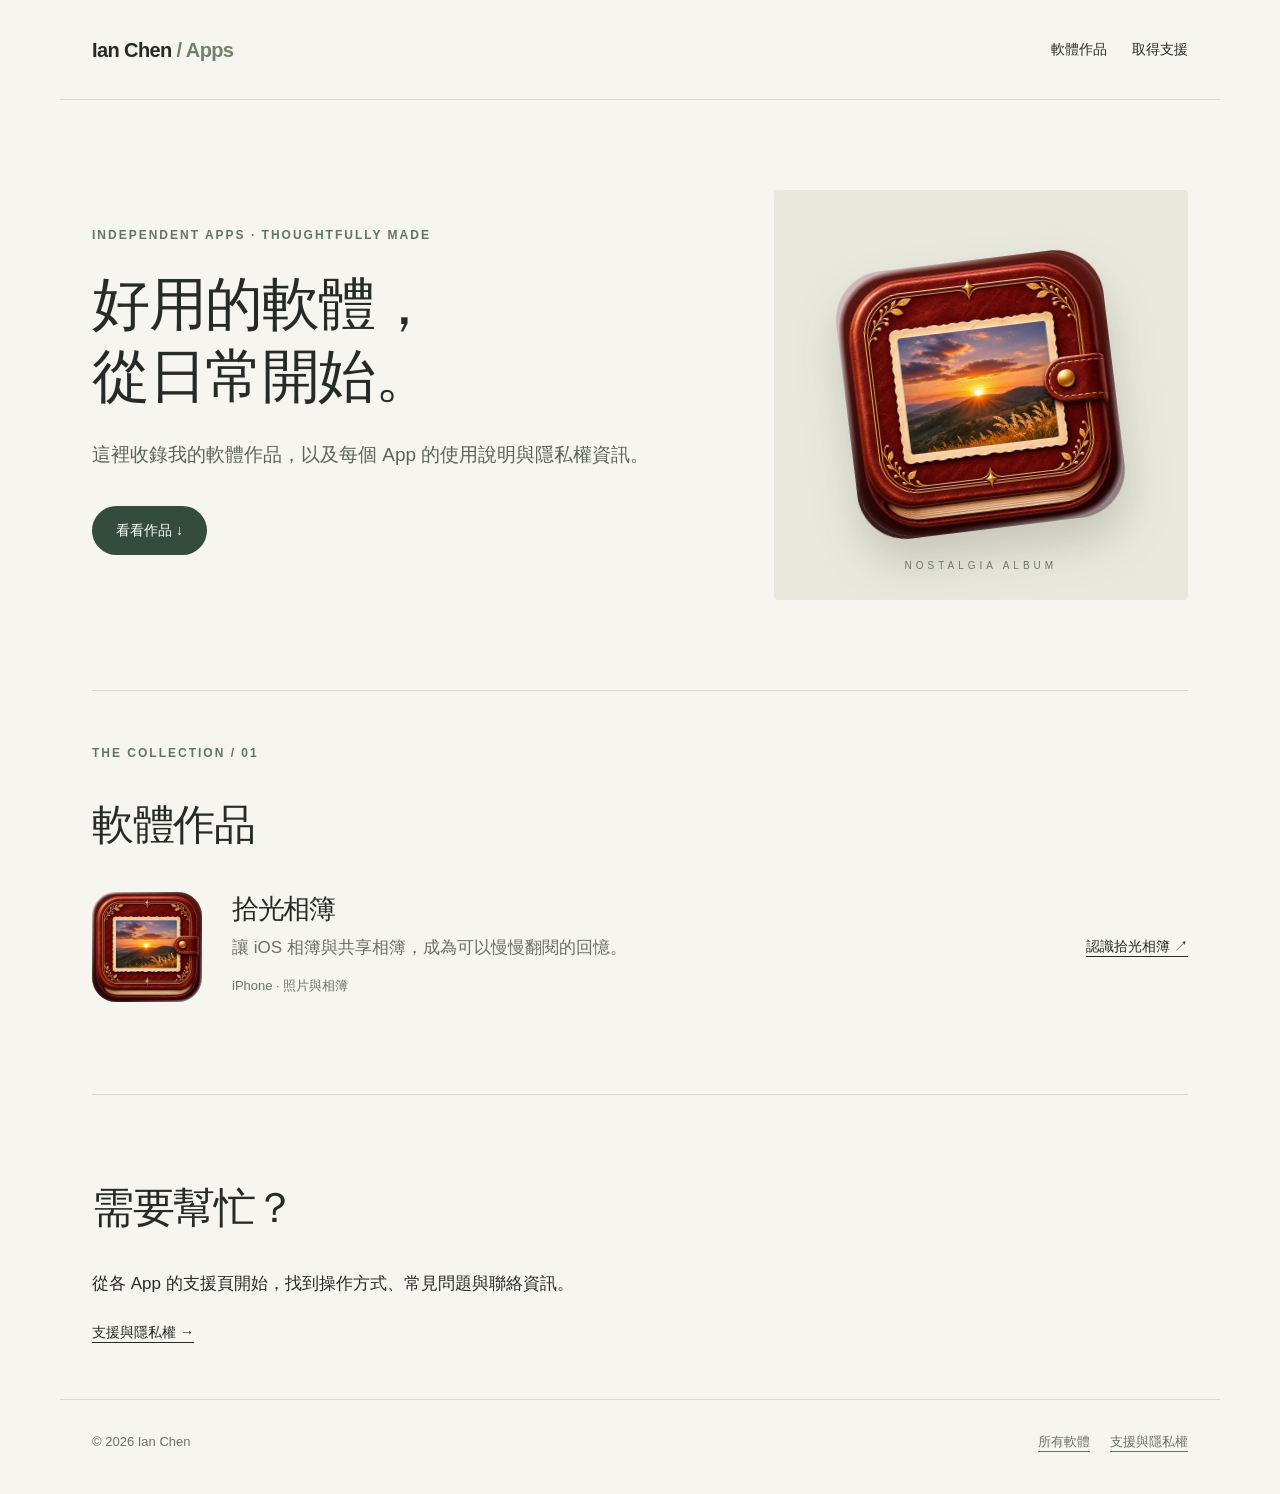
<file: index.html>
<!doctype html><html lang="zh-Hant"><head><meta charset="utf-8"><meta name="viewport" content="width=device-width, initial-scale=1"><meta name="description" content="Ian Chen 的軟體作品、使用說明與隱私權資訊。"><title>軟體作品｜Ian Chen</title><link rel="stylesheet" href="/assets/site.css"></head><body><nav aria-label="網站導覽"><a class="brand" href="/">Ian Chen<span style="color:#72816b"> / Apps</span></a><div class="links"><a href="/#apps">軟體作品</a><a href="/support/">取得支援</a></div></nav><main><section class="hero"><div><div class="eyebrow">Independent apps · Thoughtfully made</div><h1>好用的軟體，<br>從日常開始。</h1><p class="intro">這裡收錄我的軟體作品，以及每個 App 的使用說明與隱私權資訊。</p><a class="button" href="#apps">看看作品 ↓</a></div><div class="visual"><img src="/assets/nostalgia-album.jpg" alt="拾光相簿的相簿圖示"></div></section><section class="section" id="apps"><div class="eyebrow">The collection / 01</div><h2>軟體作品</h2><article class="product"><img src="/assets/nostalgia-album.jpg" alt=""><div><h3>拾光相簿</h3><p>讓 iOS 相簿與共享相簿，成為可以慢慢翻閱的回憶。</p><span class="note">iPhone · 照片與相簿</span></div><a class="plain" href="/apps/nostalgia-album/">認識拾光相簿 ↗</a></article></section><section class="section"><h2>需要幫忙？</h2><p>從各 App 的支援頁開始，找到操作方式、常見問題與聯絡資訊。</p><a class="plain" href="/support/">支援與隱私權 →</a></section></main><footer><span>© 2026 Ian Chen</span><div class="footerlinks"><a href="/#apps">所有軟體</a><a href="/support/">支援與隱私權</a></div></footer></body></html>
</file>
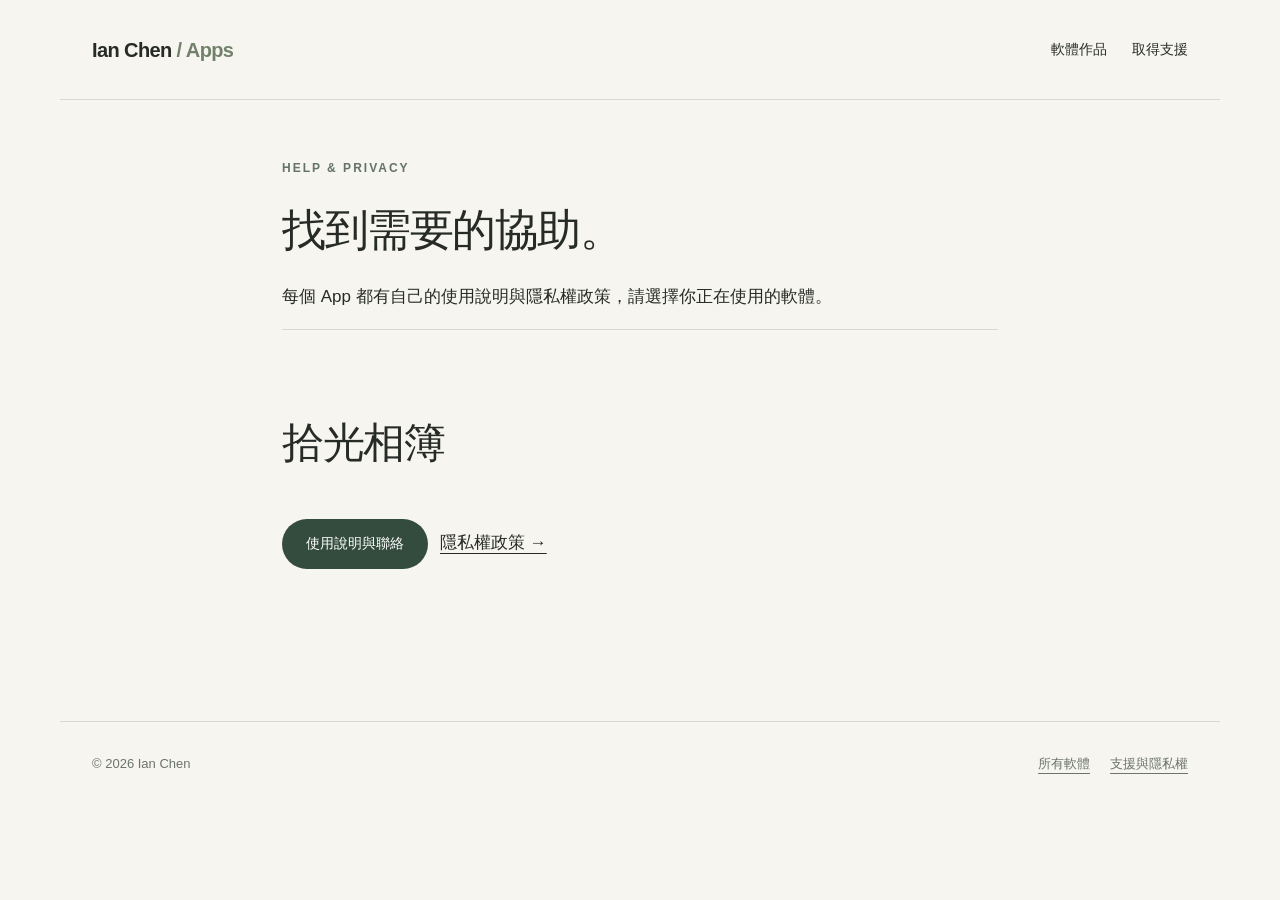
<file: support/index.html>
<!doctype html><html lang="zh-Hant"><head><meta charset="utf-8"><meta name="viewport" content="width=device-width, initial-scale=1"><meta name="description" content="Ian Chen 的軟體作品、使用說明與隱私權資訊。"><title>支援與隱私權｜Ian Chen</title><link rel="stylesheet" href="/assets/site.css"></head><body><nav aria-label="網站導覽"><a class="brand" href="/">Ian Chen<span style="color:#72816b"> / Apps</span></a><div class="links"><a href="/#apps">軟體作品</a><a href="/support/">取得支援</a></div></nav><main class="document"><div class="eyebrow">Help & privacy</div><h1>找到需要的協助。</h1><p>每個 App 都有自己的使用說明與隱私權政策，請選擇你正在使用的軟體。</p><section class="section"><h2>拾光相簿</h2><a class="button" href="/apps/nostalgia-album/support/">使用說明與聯絡</a><a href="/apps/nostalgia-album/privacy/">隱私權政策 →</a></section></main><footer><span>© 2026 Ian Chen</span><div class="footerlinks"><a href="/#apps">所有軟體</a><a href="/support/">支援與隱私權</a></div></footer></body></html>
</file>
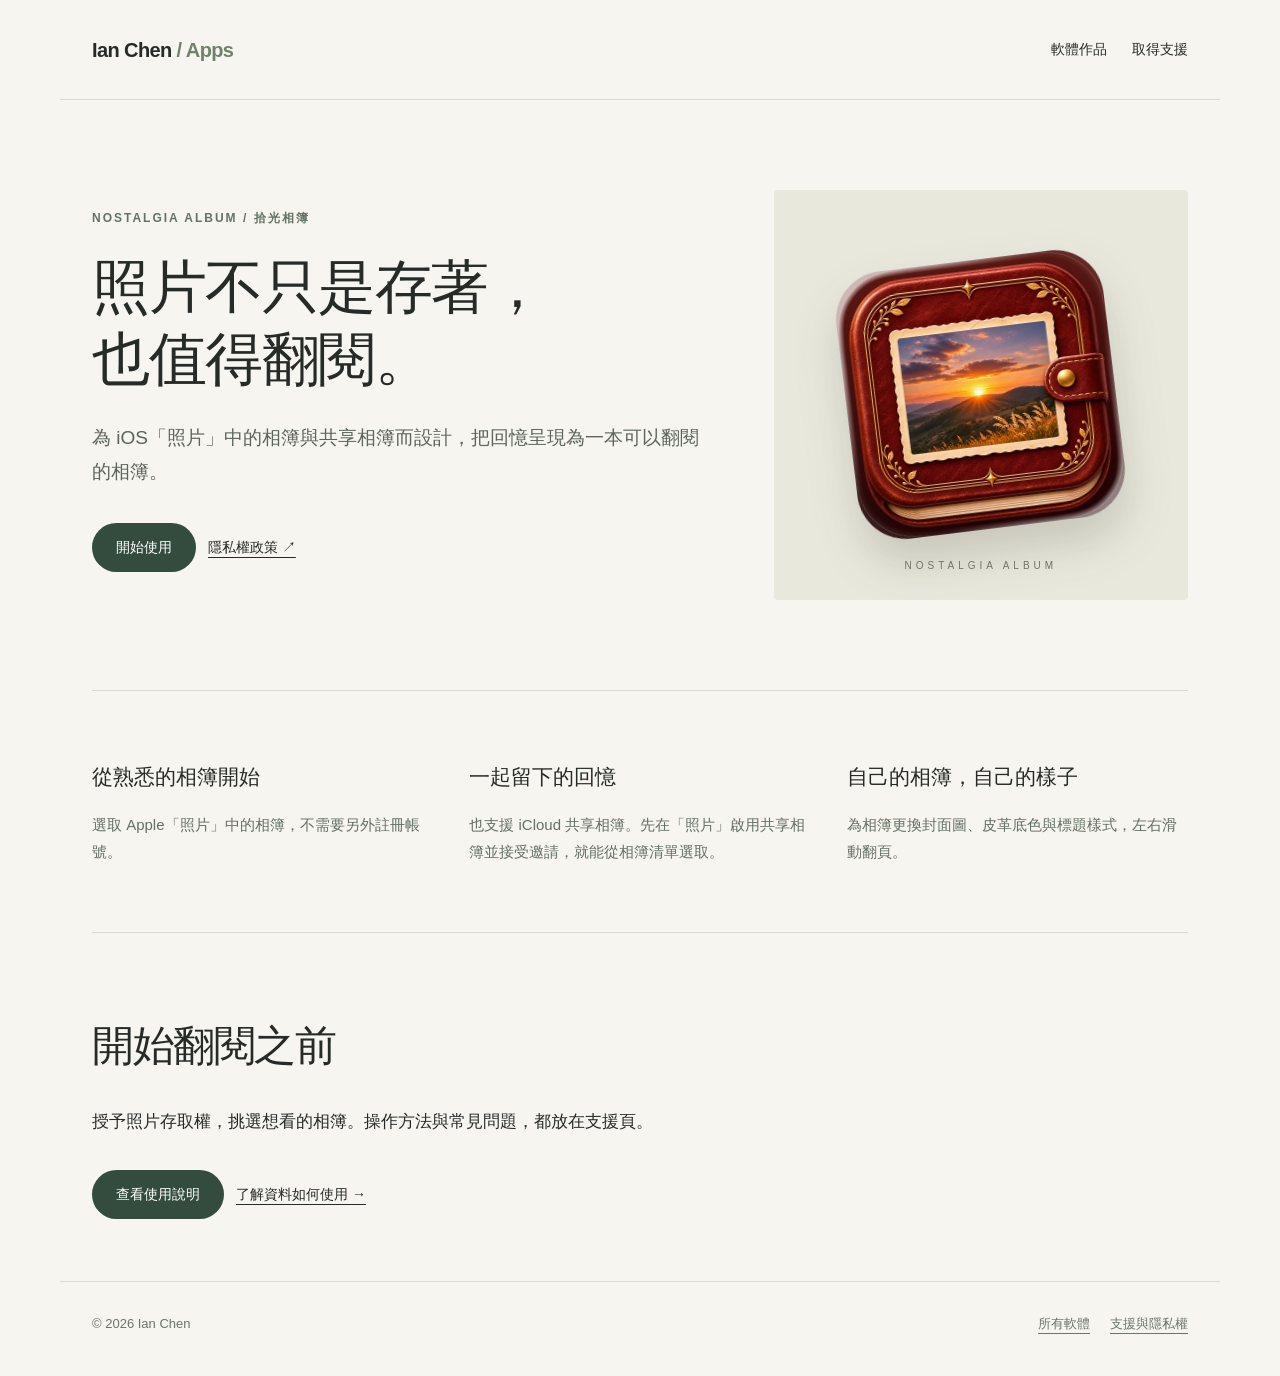
<file: apps/nostalgia-album/index.html>
<!doctype html><html lang="zh-Hant"><head><meta charset="utf-8"><meta name="viewport" content="width=device-width, initial-scale=1"><meta name="description" content="Ian Chen 的軟體作品、使用說明與隱私權資訊。"><title>拾光相簿｜Ian Chen</title><link rel="stylesheet" href="/assets/site.css"></head><body><nav aria-label="網站導覽"><a class="brand" href="/">Ian Chen<span style="color:#72816b"> / Apps</span></a><div class="links"><a href="/#apps">軟體作品</a><a href="/support/">取得支援</a></div></nav><main><section class="hero"><div><div class="eyebrow">Nostalgia Album / 拾光相簿</div><h1>照片不只是存著，<br>也值得翻閱。</h1><p class="intro">為 iOS「照片」中的相簿與共享相簿而設計，把回憶呈現為一本可以翻閱的相簿。</p><a class="button" href="support/">開始使用</a><a class="plain" href="privacy/">隱私權政策 ↗</a></div><div class="visual"><img src="/assets/nostalgia-album.jpg" alt="拾光相簿的相簿圖示"></div></section><section class="section columns"><div><h3>從熟悉的相簿開始</h3><p>選取 Apple「照片」中的相簿，不需要另外註冊帳號。</p></div><div><h3>一起留下的回憶</h3><p>也支援 iCloud 共享相簿。先在「照片」啟用共享相簿並接受邀請，就能從相簿清單選取。</p></div><div><h3>自己的相簿，自己的樣子</h3><p>為相簿更換封面圖、皮革底色與標題樣式，左右滑動翻頁。</p></div></section><section class="section"><h2>開始翻閱之前</h2><p>授予照片存取權，挑選想看的相簿。操作方法與常見問題，都放在支援頁。</p><a class="button" href="support/">查看使用說明</a><a class="plain" href="privacy/">了解資料如何使用 →</a></section></main><footer><span>© 2026 Ian Chen</span><div class="footerlinks"><a href="/#apps">所有軟體</a><a href="/support/">支援與隱私權</a></div></footer></body></html>
</file>
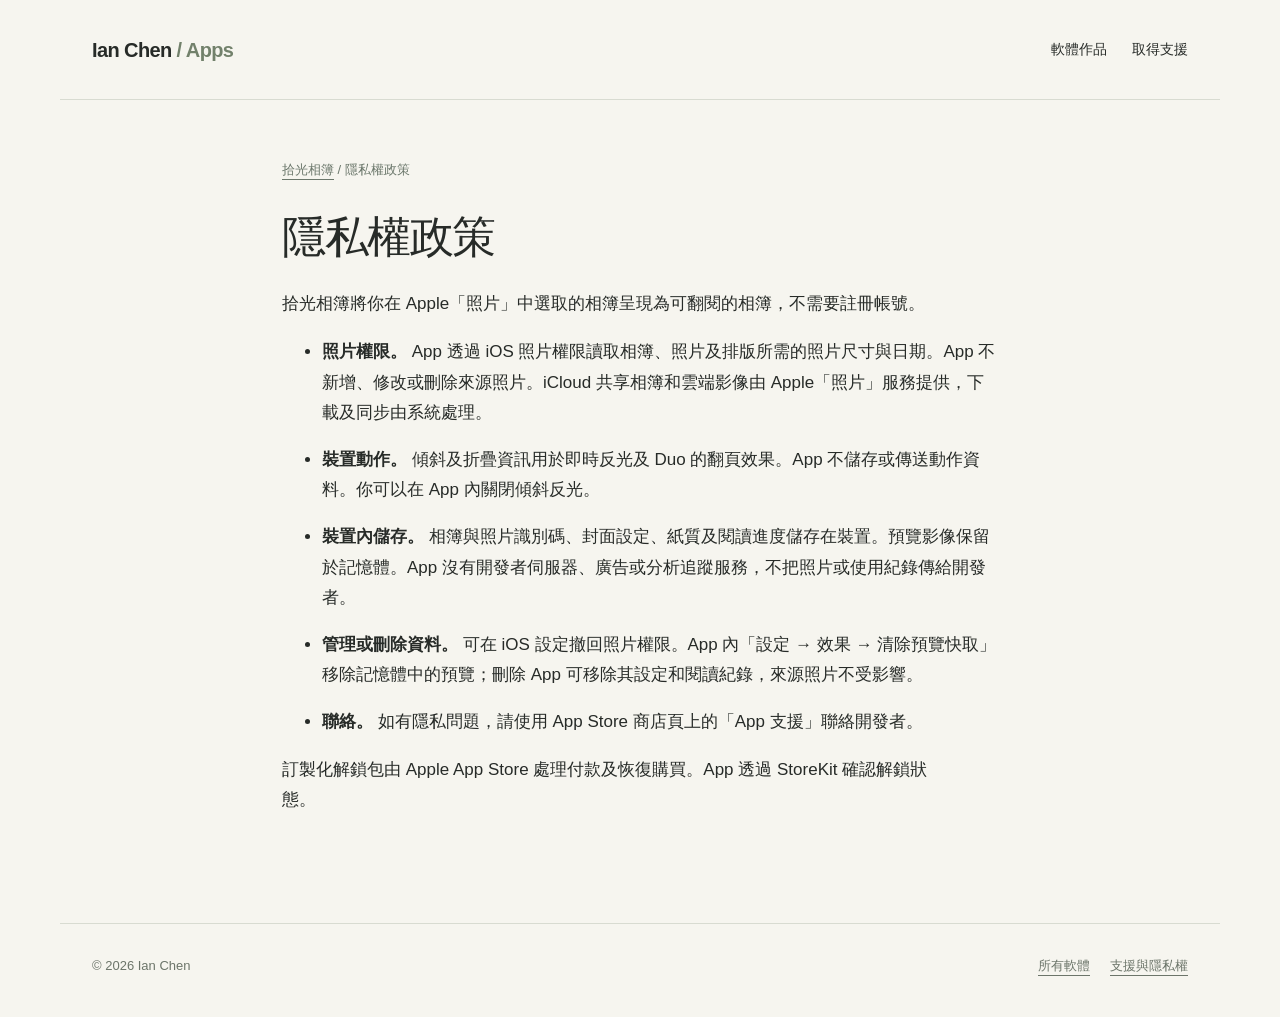
<file: apps/nostalgia-album/privacy/index.html>
<!doctype html><html lang="zh-Hant"><head><meta charset="utf-8"><meta name="viewport" content="width=device-width, initial-scale=1"><meta name="description" content="Ian Chen 的軟體作品、使用說明與隱私權資訊。"><title>隱私權政策｜Ian Chen</title><link rel="stylesheet" href="/assets/site.css"></head><body><nav aria-label="網站導覽"><a class="brand" href="/">Ian Chen<span style="color:#72816b"> / Apps</span></a><div class="links"><a href="/#apps">軟體作品</a><a href="/support/">取得支援</a></div></nav><main class="document"><div class="breadcrumb"><a href="/apps/nostalgia-album/">拾光相簿</a> / 隱私權政策</div><h1>隱私權政策</h1><p>拾光相簿將你在 Apple「照片」中選取的相簿呈現為可翻閱的相簿，不需要註冊帳號。</p>
<ul><li><strong>照片權限。</strong> App 透過 iOS 照片權限讀取相簿、照片及排版所需的照片尺寸與日期。App 不新增、修改或刪除來源照片。iCloud 共享相簿和雲端影像由 Apple「照片」服務提供，下載及同步由系統處理。</li><li><strong>裝置動作。</strong> 傾斜及折疊資訊用於即時反光及 Duo 的翻頁效果。App 不儲存或傳送動作資料。你可以在 App 內關閉傾斜反光。</li><li><strong>裝置內儲存。</strong> 相簿與照片識別碼、封面設定、紙質及閱讀進度儲存在裝置。預覽影像保留於記憶體。App 沒有開發者伺服器、廣告或分析追蹤服務，不把照片或使用紀錄傳給開發者。</li><li><strong>管理或刪除資料。</strong> 可在 iOS 設定撤回照片權限。App 內「設定 → 效果 → 清除預覽快取」移除記憶體中的預覽；刪除 App 可移除其設定和閱讀紀錄，來源照片不受影響。</li><li><strong>聯絡。</strong> 如有隱私問題，請使用 App Store 商店頁上的「App 支援」聯絡開發者。</li></ul>
<p>訂製化解鎖包由 Apple App Store 處理付款及恢復購買。App 透過 StoreKit 確認解鎖狀態。</p></main><footer><span>© 2026 Ian Chen</span><div class="footerlinks"><a href="/#apps">所有軟體</a><a href="/support/">支援與隱私權</a></div></footer></body></html>
</file>
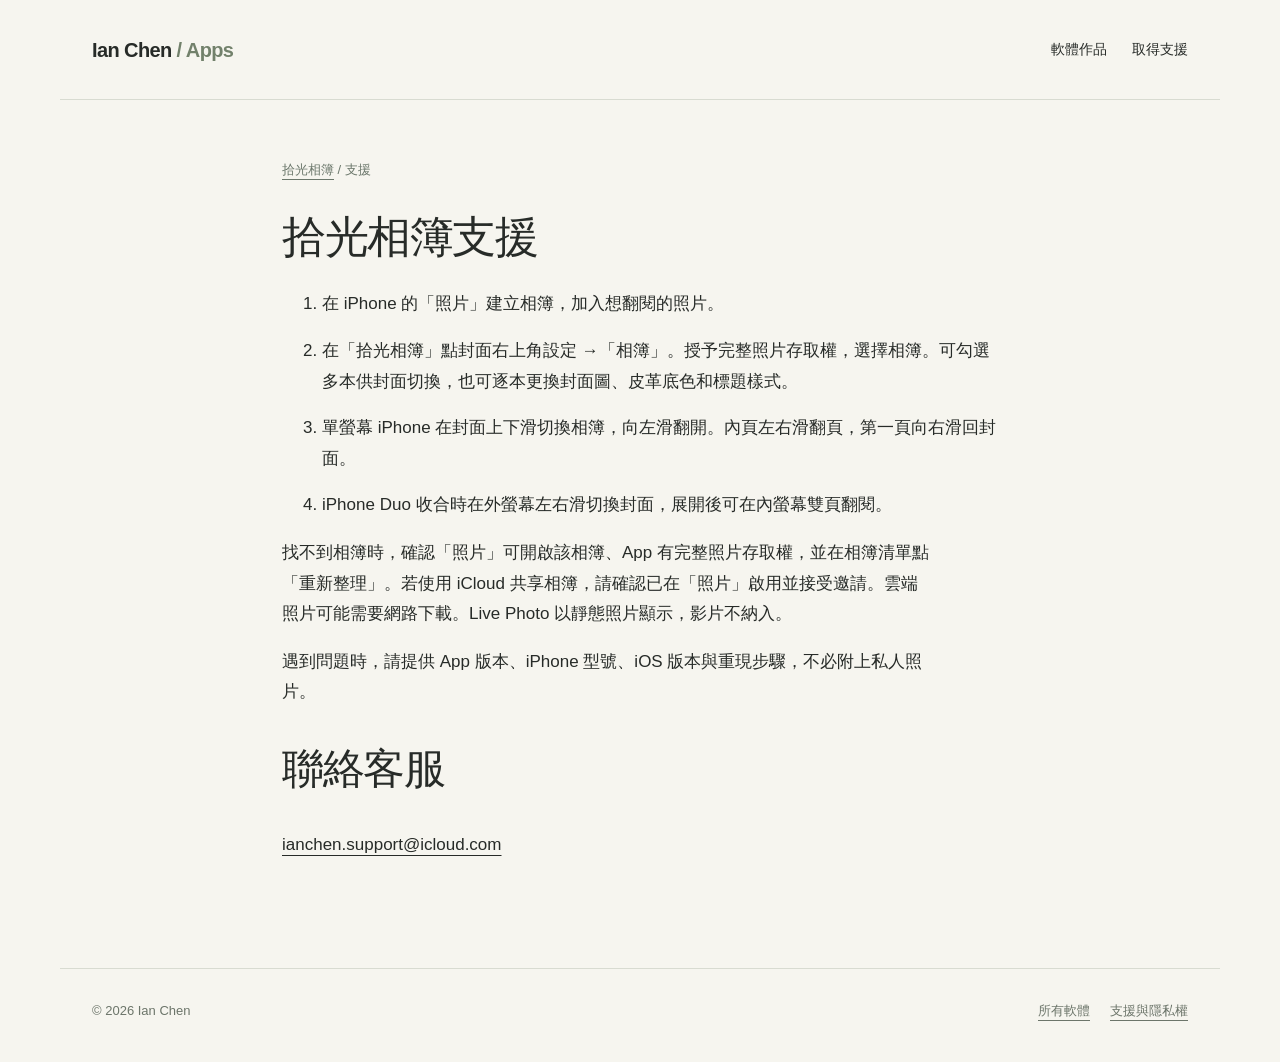
<file: apps/nostalgia-album/support/index.html>
<!doctype html><html lang="zh-Hant"><head><meta charset="utf-8"><meta name="viewport" content="width=device-width, initial-scale=1"><meta name="description" content="Ian Chen 的軟體作品、使用說明與隱私權資訊。"><title>拾光相簿支援｜Ian Chen</title><link rel="stylesheet" href="/assets/site.css"></head><body><nav aria-label="網站導覽"><a class="brand" href="/">Ian Chen<span style="color:#72816b"> / Apps</span></a><div class="links"><a href="/#apps">軟體作品</a><a href="/support/">取得支援</a></div></nav><main class="document"><div class="breadcrumb"><a href="/apps/nostalgia-album/">拾光相簿</a> / 支援</div><h1>拾光相簿支援</h1><ol><li>在 iPhone 的「照片」建立相簿，加入想翻閱的照片。</li><li>在「拾光相簿」點封面右上角設定 →「相簿」。授予完整照片存取權，選擇相簿。可勾選多本供封面切換，也可逐本更換封面圖、皮革底色和標題樣式。</li><li>單螢幕 iPhone 在封面上下滑切換相簿，向左滑翻開。內頁左右滑翻頁，第一頁向右滑回封面。</li><li>iPhone Duo 收合時在外螢幕左右滑切換封面，展開後可在內螢幕雙頁翻閱。</li></ol>
<p>找不到相簿時，確認「照片」可開啟該相簿、App 有完整照片存取權，並在相簿清單點「重新整理」。若使用 iCloud 共享相簿，請確認已在「照片」啟用並接受邀請。雲端照片可能需要網路下載。Live Photo 以靜態照片顯示，影片不納入。</p>
<p>遇到問題時，請提供 App 版本、iPhone 型號、iOS 版本與重現步驟，不必附上私人照片。</p><h2>聯絡客服</h2><p><a href="mailto:ianchen.support@icloud.com">ianchen.support@icloud.com</a></p></main><footer><span>© 2026 Ian Chen</span><div class="footerlinks"><a href="/#apps">所有軟體</a><a href="/support/">支援與隱私權</a></div></footer></body></html>
</file>
<file: assets/site.css>
*{box-sizing:border-box}html{scroll-behavior:smooth}body{margin:0;color:#272b28;background:#f6f5ef;font:17px/1.8 -apple-system,BlinkMacSystemFont,"PingFang TC",sans-serif}a{color:inherit;text-underline-offset:5px}a:hover{color:#806045}nav,main,footer{max-width:1160px;margin:auto;padding:0 32px}nav{display:flex;justify-content:space-between;align-items:center;gap:24px;min-height:100px;border-bottom:1px solid #d8dbd1}.brand{font-weight:700;font-size:20px;text-decoration:none;letter-spacing:-.6px}.links{display:flex;gap:25px;font-size:14px}.links a{text-decoration:none}.eyebrow{font-size:12px;letter-spacing:2px;font-weight:700;color:#637465;text-transform:uppercase}h1,h2,h3{line-height:1.25;font-weight:500;letter-spacing:-1.5px}h1{font-size:clamp(40px,6vw,76px);margin:22px 0 25px}h2{font-size:clamp(28px,4vw,42px)}p{max-width:650px}.hero{display:grid;grid-template-columns:1.15fr .85fr;gap:60px;align-items:center;padding:90px 0}.intro{font-size:19px;color:#5c645b}.visual{background:#e8e8dd;min-height:410px;border-radius:4px;display:grid;place-items:center;position:relative;overflow:hidden}.visual img{width:65%;max-width:280px;filter:drop-shadow(0 24px 22px #42352430);transform:rotate(-7deg);border-radius:18%}.visual:after{content:"NOSTALGIA ALBUM";position:absolute;bottom:25px;font-size:10px;letter-spacing:4px;color:#6e7568}.button{display:inline-block;background:#334c3e;color:#fff;text-decoration:none;padding:12px 24px;border-radius:40px;font-size:14px;margin:15px 12px 10px 0}.button:hover{background:#233b2d;color:white}.plain{font-size:14px}.section{padding:52px 0;border-top:1px solid #d8dbd1}.product{display:grid;grid-template-columns:110px 1fr auto;align-items:center;gap:30px;margin:40px 0}.product img{width:100%;border-radius:22%}.product h3{font-size:27px;margin:0}.product p{color:#697065;margin:6px 0}.columns{display:grid;grid-template-columns:repeat(3,1fr);gap:36px}.columns h3{font-size:21px;letter-spacing:0}.columns p{font-size:15px;color:#657064}.document{max-width:780px;padding-top:58px;padding-bottom:90px}.document h1{font-size:44px}.document li{margin-bottom:16px}.document strong{font-weight:600}footer{padding-top:30px;padding-bottom:40px;border-top:1px solid #d8dbd1;color:#6c756a;display:flex;justify-content:space-between;gap:25px;font-size:13px}.footerlinks{display:flex;gap:20px}.breadcrumb{font-size:13px;color:#6b776b;margin-bottom:28px}.note{font-size:13px;color:#6a746a}@media(max-width:700px){nav,main,footer{padding-left:22px;padding-right:22px}nav{min-height:80px}.links{gap:16px}.hero{grid-template-columns:1fr;padding:50px 0;gap:30px}.visual{min-height:310px}.visual img{width:55%}.columns{grid-template-columns:1fr;gap:12px}.product{grid-template-columns:70px 1fr;gap:20px}.product>a{grid-column:2}.document h1{font-size:36px}footer{flex-direction:column}.section{padding:35px 0}}@media(prefers-reduced-motion:reduce){html{scroll-behavior:auto}}
.hero h1{font-size:clamp(36px,4.5vw,60px);text-wrap:balance}.hero{grid-template-columns:1.2fr .8fr}@media(max-width:700px){.hero{grid-template-columns:1fr}.hero h1{font-size:clamp(35px,8vw,50px)}}
</file>
